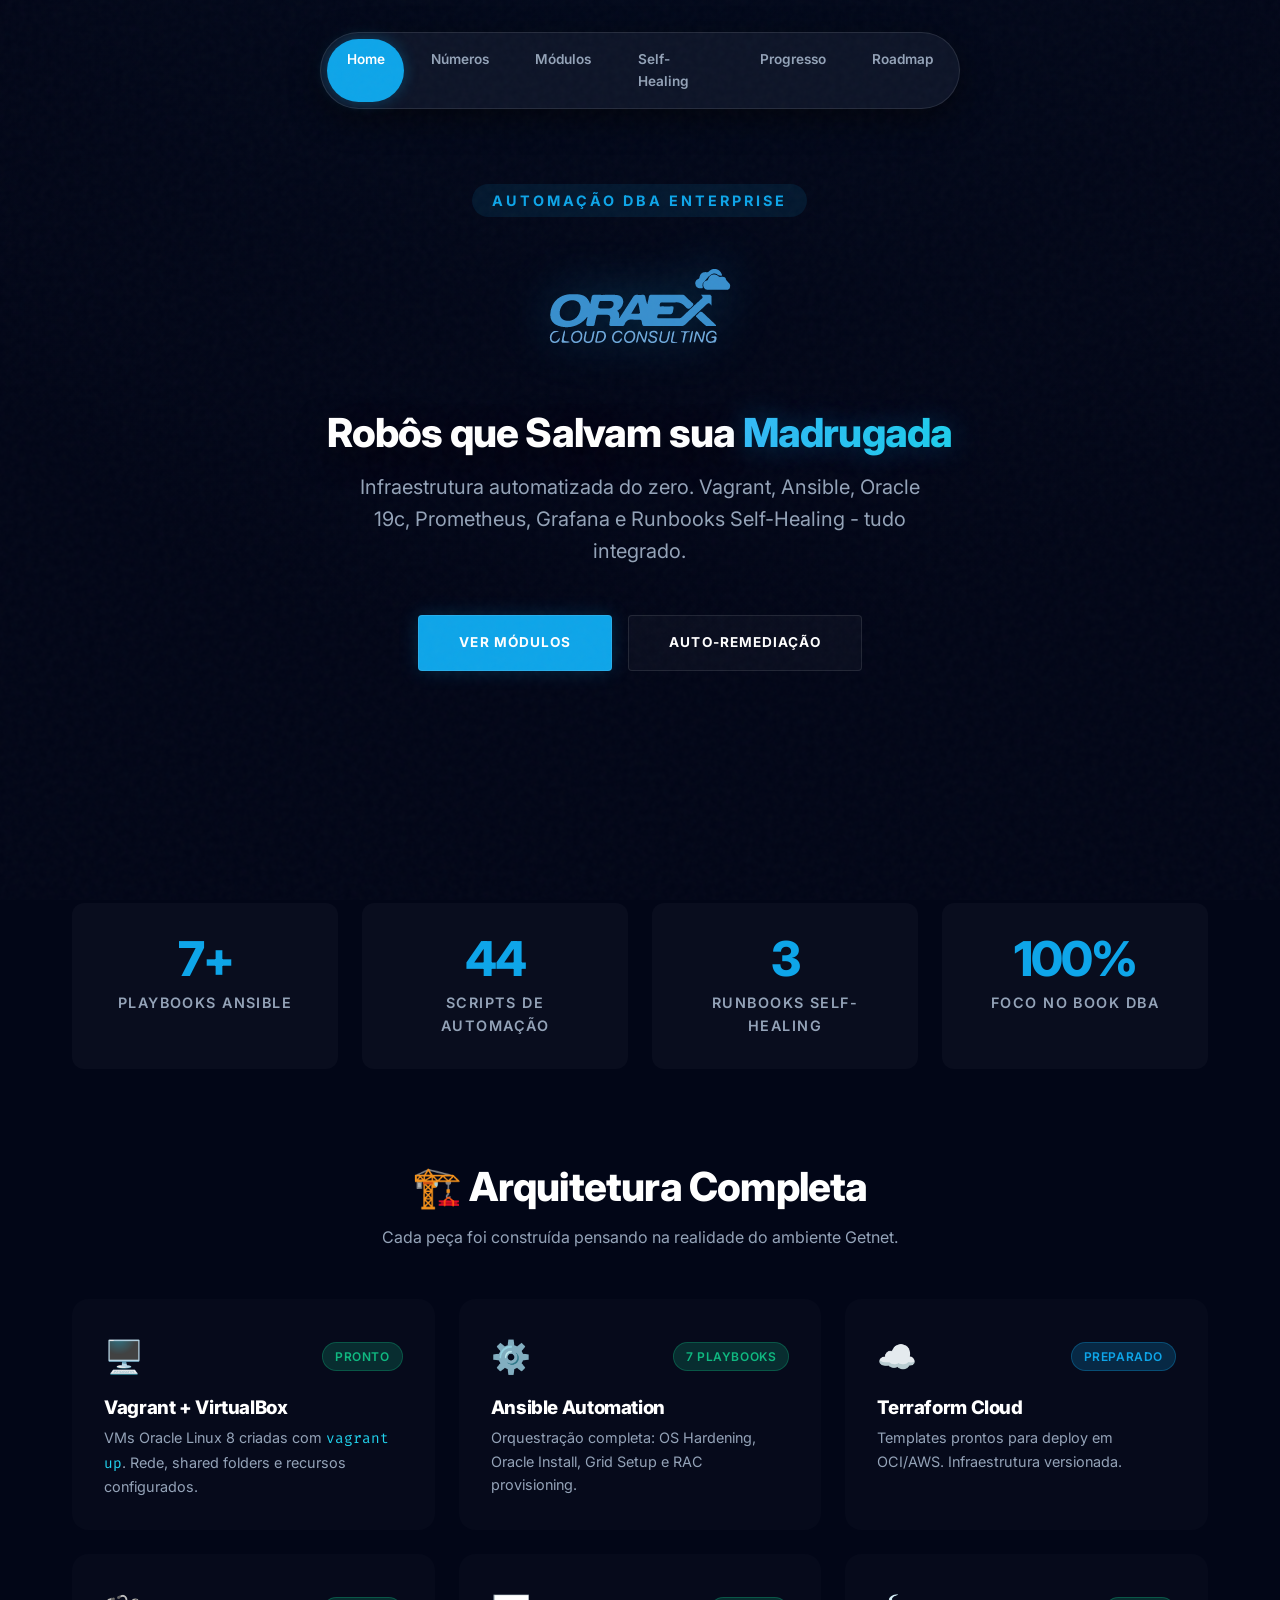
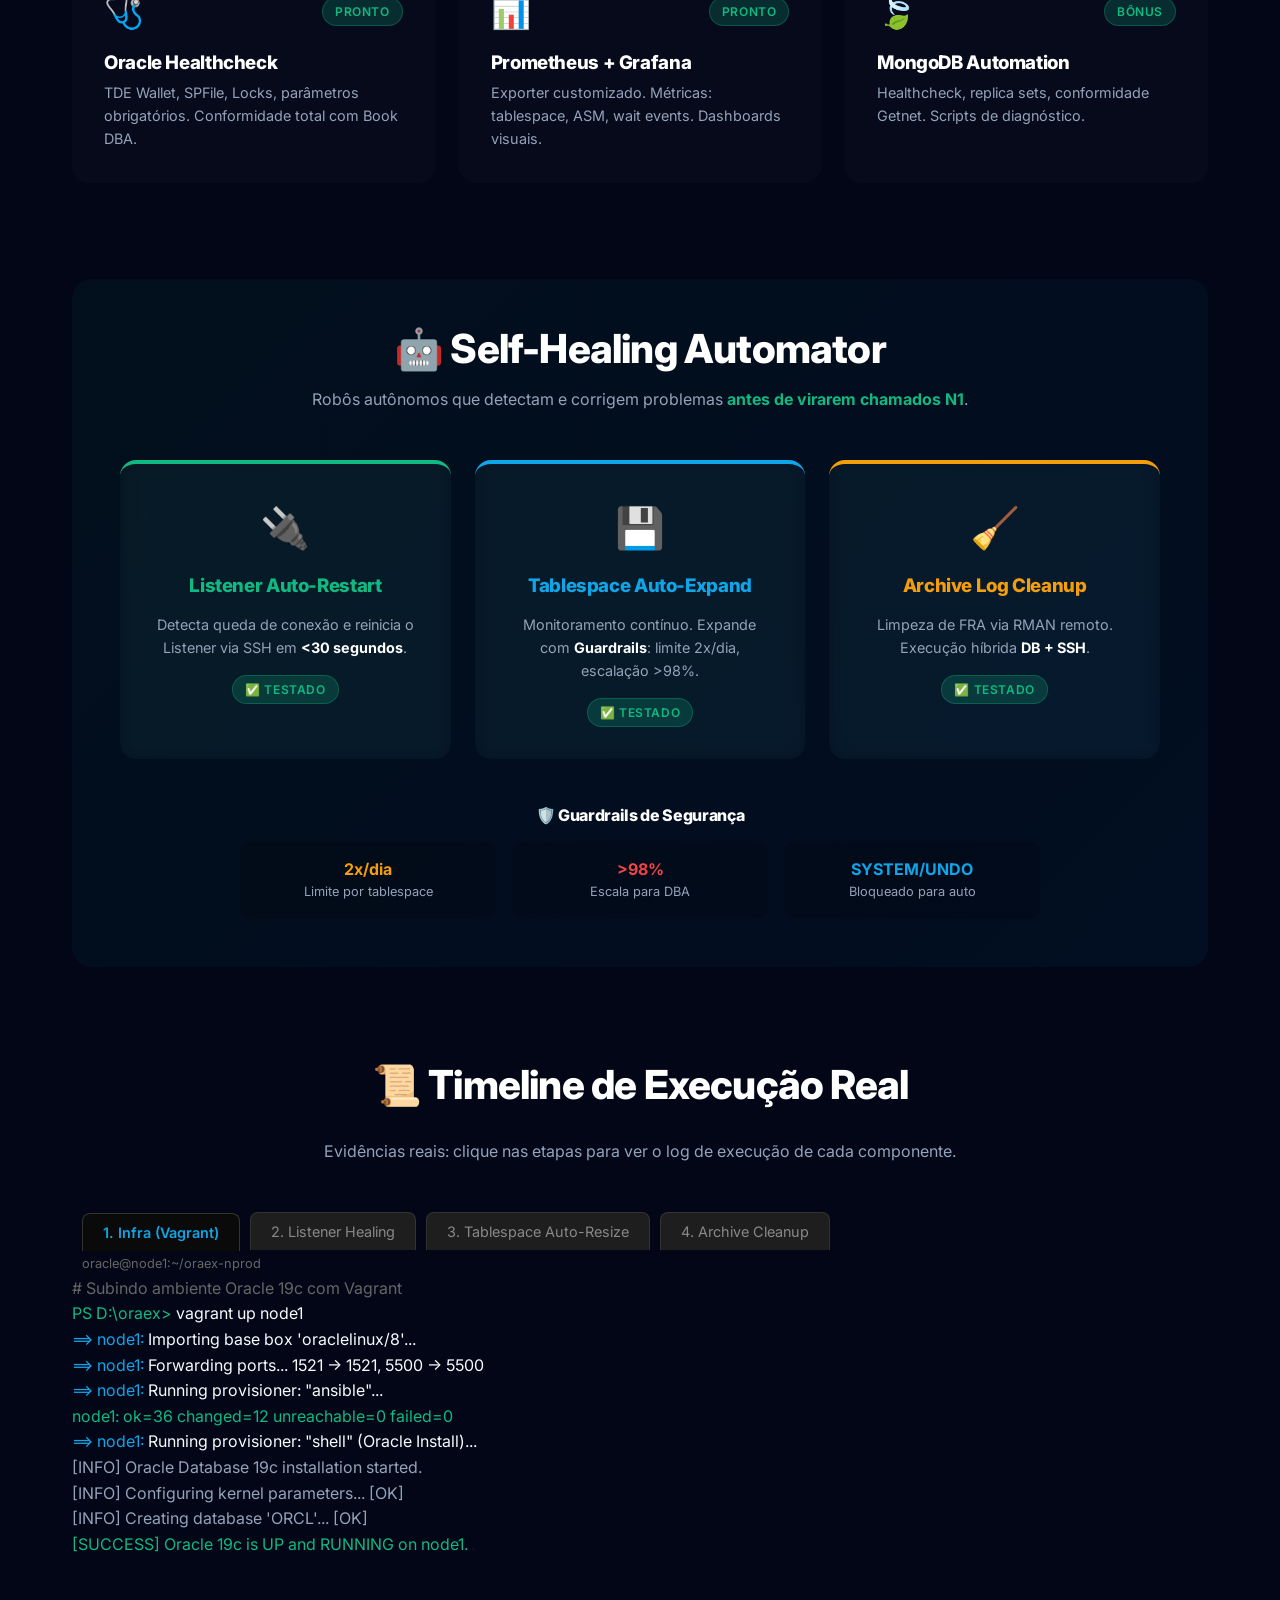
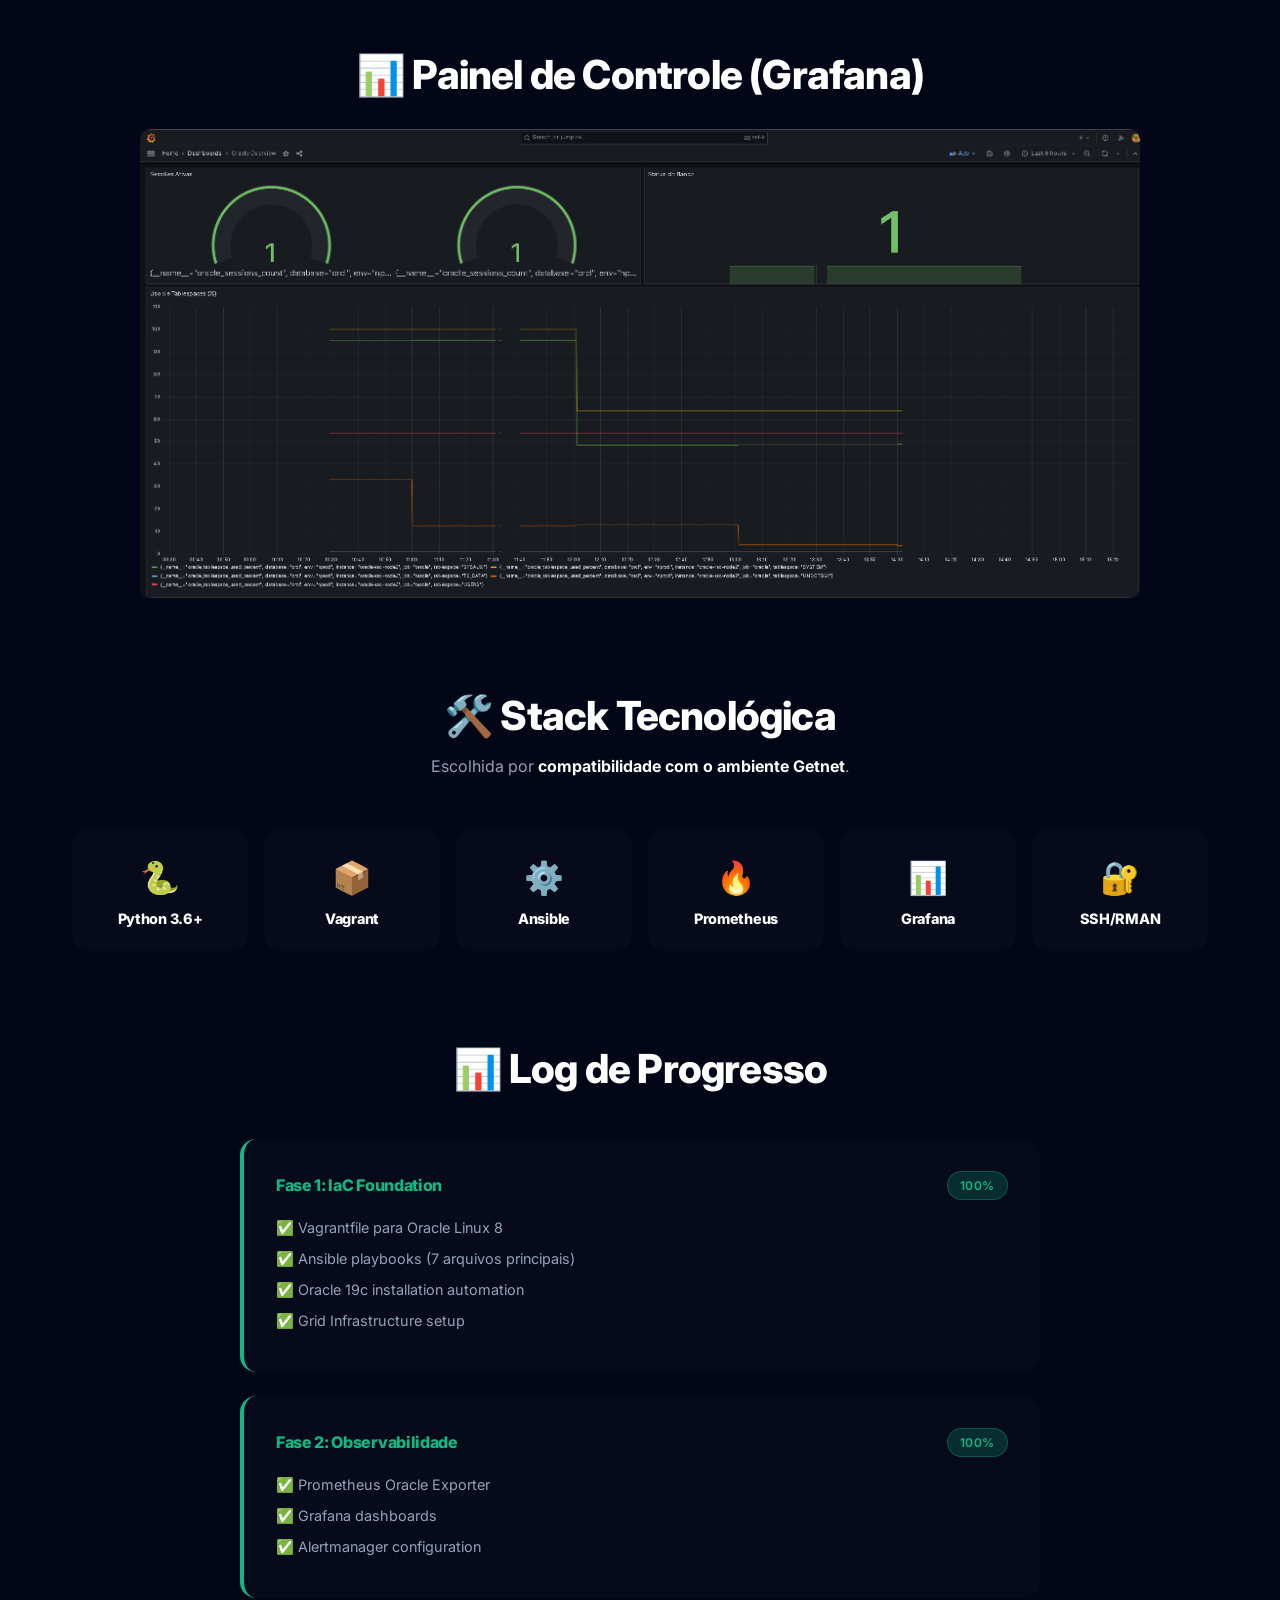
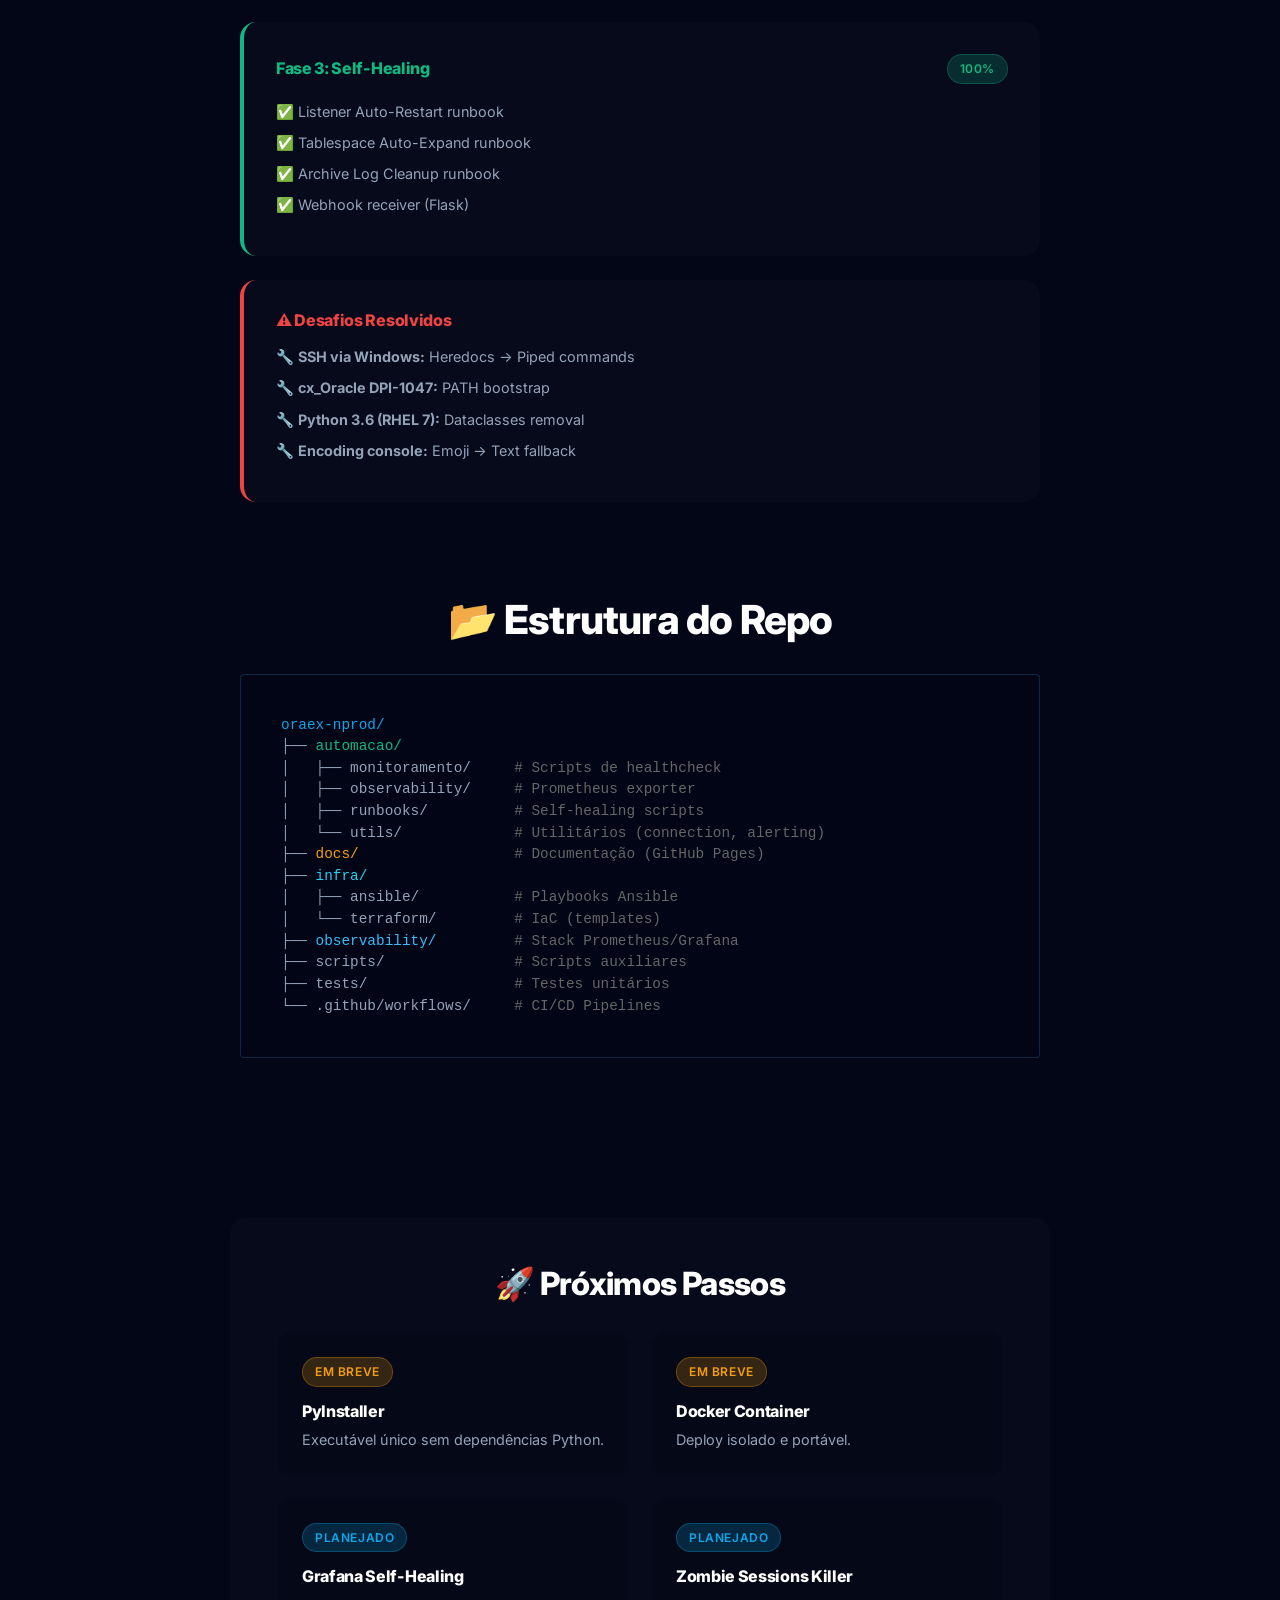
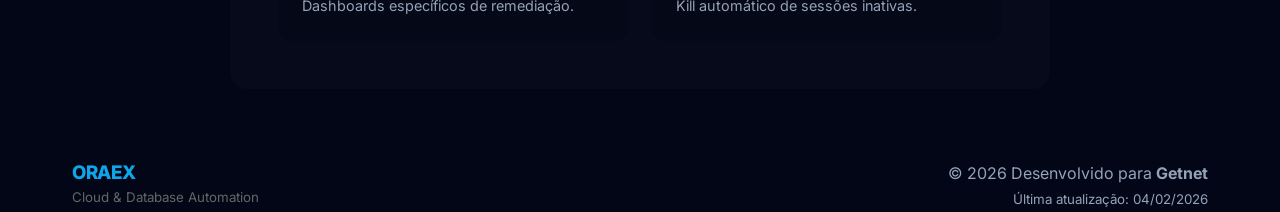
<file: docs/index.html>
<!DOCTYPE html>
<html lang="pt-BR">

<head>
    <meta charset="UTF-8">
    <meta name="viewport" content="width=device-width, initial-scale=1.0">
    <title>ORAEX | Cloud & Database Intelligence</title>
    <link
        href="https://fonts.googleapis.com/css2?family=Fira+Code:wght@400;600&family=Inter:wght@300;400;600;700;800&display=swap"
        rel="stylesheet">
    <link rel="stylesheet" href="style.css">
    <style>
        /* Additional styles for new sections */
        .timeline {
            position: relative;
            padding-left: 30px;
            border-left: 2px solid var(--border-light);
        }

        .timeline-item {
            position: relative;
            margin-bottom: 2rem;
            padding-left: 20px;
        }

        .timeline-item::before {
            content: '';
            position: absolute;
            left: -36px;
            top: 5px;
            width: 12px;
            height: 12px;
            border-radius: 50%;
            background: var(--primary);
            border: 2px solid var(--bg);
        }

        .timeline-item.completed::before {
            background: var(--success);
        }

        .timeline-item.in-progress::before {
            background: var(--warning);
            animation: pulse 2s infinite;
        }

        @keyframes pulse {

            0%,
            100% {
                opacity: 1;
            }

            50% {
                opacity: 0.5;
            }
        }

        .stats-grid {
            display: grid;
            grid-template-columns: repeat(4, 1fr);
            gap: 1.5rem;
            margin: 3rem 0;
        }

        .stat-card {
            background: rgba(255, 255, 255, 0.03);
            border: 1px solid var(--border-light);
            border-radius: 12px;
            padding: 2rem;
            text-align: center;
        }

        .stat-number {
            font-size: 3rem;
            font-weight: 800;
            color: var(--primary);
            line-height: 1;
        }

        .stat-label {
            color: var(--text-muted);
            font-size: 0.9rem;
            margin-top: 0.5rem;
        }

        .module-grid {
            display: grid;
            grid-template-columns: repeat(3, 1fr);
            gap: 1.5rem;
        }

        .module-card {
            background: rgba(255, 255, 255, 0.02);
            border: 1px solid var(--border-light);
            border-radius: 16px;
            padding: 2rem;
            transition: all 0.3s ease;
        }

        .module-card:hover {
            transform: translateY(-5px);
            border-color: var(--primary);
            box-shadow: 0 10px 40px rgba(14, 165, 233, 0.1);
        }

        .badge {
            display: inline-block;
            padding: 4px 12px;
            border-radius: 20px;
            font-size: 0.75rem;
            font-weight: 600;
            text-transform: uppercase;
        }

        .badge-success {
            background: rgba(16, 185, 129, 0.2);
            color: var(--success);
        }

        .badge-warning {
            background: rgba(245, 158, 11, 0.2);
            color: var(--warning);
        }

        .badge-info {
            background: rgba(14, 165, 233, 0.2);
            color: var(--primary);
        }

        @media (max-width: 768px) {
            .stats-grid {
                grid-template-columns: repeat(2, 1fr);
            }

            .module-grid {
                grid-template-columns: 1fr;
            }
        }
    </style>
</head>

<body>

    <nav>
        <div class="nav-pill">
            <a href="#home" class="nav-link active">Home</a>
            <a href="#stats" class="nav-link">Números</a>
            <a href="#modules" class="nav-link">Módulos</a>
            <a href="#self-healing" class="nav-link">Self-Healing</a>
            <a href="#progress" class="nav-link">Progresso</a>
            <a href="#roadmap" class="nav-link">Roadmap</a>
        </div>
    </nav>

    <!-- HERO SECTION -->
    <header id="home" class="hero">
        <div class="hero-content">
            <div
                style="font-size: 0.9rem; color: var(--primary); font-weight: 700; margin-bottom: 1.5rem; text-transform: uppercase; letter-spacing: 3px; display: inline-block; border: 1px solid var(--border-light); padding: 5px 20px; border-radius: 50px; background: rgba(14, 165, 233, 0.1);">
                Automação DBA Enterprise
            </div>

            <div style="margin-bottom: 2rem;">
                <img src="assets/oraex_logo.png" alt="ORAEX"
                    style="max-width: 320px; filter: drop-shadow(0 0 25px rgba(14, 165, 233, 0.3));">
            </div>

            <h1 style="font-size: 2.5rem; margin-bottom: 1rem;">
                Robôs que Salvam sua <span class="brand-blue">Madrugada</span>
            </h1>

            <p style="max-width: 600px; margin: 0 auto;">
                Infraestrutura automatizada do zero. Vagrant, Ansible, Oracle 19c,
                Prometheus, Grafana e Runbooks Self-Healing - tudo integrado.
            </p>

            <div style="display: flex; gap: 1rem; justify-content: center; margin-top: 3rem;">
                <a href="#modules" class="btn btn-primary">Ver Módulos</a>
                <a href="#self-healing" class="btn btn-glass">Auto-Remediação</a>
            </div>
        </div>
    </header>

    <main class="container">

        <!-- STATS SECTION -->
        <section id="stats" class="animate-entrance" style="margin-bottom: 6rem;">
            <div class="stats-grid">
                <div class="stat-card">
                    <div class="stat-number">7+</div>
                    <div class="stat-label">Playbooks Ansible</div>
                </div>
                <div class="stat-card">
                    <div class="stat-number">44</div>
                    <div class="stat-label">Scripts de Automação</div>
                </div>
                <div class="stat-card">
                    <div class="stat-number">3</div>
                    <div class="stat-label">Runbooks Self-Healing</div>
                </div>
                <div class="stat-card">
                    <div class="stat-number">100%</div>
                    <div class="stat-label">Foco no Book DBA</div>
                </div>
            </div>
        </section>

        <!-- MODULES SECTION -->
        <section id="modules" class="animate-entrance" style="margin-bottom: 6rem;">
            <h2 style="font-size: 2.5rem; margin-bottom: 1rem; text-align: center;">
                🏗️ Arquitetura Completa
            </h2>
            <p style="text-align: center; color: var(--text-muted); margin-bottom: 3rem;">
                Cada peça foi construída pensando na realidade do ambiente Getnet.
            </p>

            <div class="module-grid">
                <!-- IaC -->
                <div class="module-card">
                    <div
                        style="display: flex; justify-content: space-between; align-items: center; margin-bottom: 1rem;">
                        <span style="font-size: 2rem;">🖥️</span>
                        <span class="badge badge-success">Pronto</span>
                    </div>
                    <h3 style="color: #fff; margin-bottom: 0.5rem;">Vagrant + VirtualBox</h3>
                    <p style="color: var(--text-muted); font-size: 0.9rem;">
                        VMs Oracle Linux 8 criadas com <code>vagrant up</code>. Rede, shared folders e recursos
                        configurados.
                    </p>
                </div>

                <!-- Ansible -->
                <div class="module-card">
                    <div
                        style="display: flex; justify-content: space-between; align-items: center; margin-bottom: 1rem;">
                        <span style="font-size: 2rem;">⚙️</span>
                        <span class="badge badge-success">7 Playbooks</span>
                    </div>
                    <h3 style="color: #fff; margin-bottom: 0.5rem;">Ansible Automation</h3>
                    <p style="color: var(--text-muted); font-size: 0.9rem;">
                        Orquestração completa: OS Hardening, Oracle Install, Grid Setup e RAC provisioning.
                    </p>
                </div>

                <!-- Terraform -->
                <div class="module-card">
                    <div
                        style="display: flex; justify-content: space-between; align-items: center; margin-bottom: 1rem;">
                        <span style="font-size: 2rem;">☁️</span>
                        <span class="badge badge-info">Preparado</span>
                    </div>
                    <h3 style="color: #fff; margin-bottom: 0.5rem;">Terraform Cloud</h3>
                    <p style="color: var(--text-muted); font-size: 0.9rem;">
                        Templates prontos para deploy em OCI/AWS. Infraestrutura versionada.
                    </p>
                </div>

                <!-- Healthcheck -->
                <div class="module-card">
                    <div
                        style="display: flex; justify-content: space-between; align-items: center; margin-bottom: 1rem;">
                        <span style="font-size: 2rem;">🩺</span>
                        <span class="badge badge-success">Pronto</span>
                    </div>
                    <h3 style="color: #fff; margin-bottom: 0.5rem;">Oracle Healthcheck</h3>
                    <p style="color: var(--text-muted); font-size: 0.9rem;">
                        TDE Wallet, SPFile, Locks, parâmetros obrigatórios. Conformidade total com Book DBA.
                    </p>
                </div>

                <!-- Observability -->
                <div class="module-card">
                    <div
                        style="display: flex; justify-content: space-between; align-items: center; margin-bottom: 1rem;">
                        <span style="font-size: 2rem;">📊</span>
                        <span class="badge badge-success">Pronto</span>
                    </div>
                    <h3 style="color: #fff; margin-bottom: 0.5rem;">Prometheus + Grafana</h3>
                    <p style="color: var(--text-muted); font-size: 0.9rem;">
                        Exporter customizado. Métricas: tablespace, ASM, wait events. Dashboards visuais.
                    </p>
                </div>

                <!-- MongoDB -->
                <div class="module-card">
                    <div
                        style="display: flex; justify-content: space-between; align-items: center; margin-bottom: 1rem;">
                        <span style="font-size: 2rem;">🍃</span>
                        <span class="badge badge-success">Bônus</span>
                    </div>
                    <h3 style="color: #fff; margin-bottom: 0.5rem;">MongoDB Automation</h3>
                    <p style="color: var(--text-muted); font-size: 0.9rem;">
                        Healthcheck, replica sets, conformidade Getnet. Scripts de diagnóstico.
                    </p>
                </div>
            </div>
        </section>

        <!-- SELF-HEALING SECTION -->
        <section id="self-healing" class="animate-entrance"
            style="margin-bottom: 6rem; background: linear-gradient(135deg, rgba(16, 185, 129, 0.05) 0%, rgba(14, 165, 233, 0.05) 100%); border-radius: 20px; padding: 3rem;">
            <h2 style="font-size: 2.5rem; margin-bottom: 1rem; text-align: center;">
                🤖 Self-Healing Automator
            </h2>
            <p
                style="text-align: center; color: var(--text-muted); margin-bottom: 3rem; max-width: 700px; margin-left: auto; margin-right: auto;">
                Robôs autônomos que detectam e corrigem problemas <strong style="color: var(--success);">antes de
                    virarem chamados N1</strong>.
            </p>

            <div class="module-grid">
                <div class="module-card" style="border-top: 4px solid var(--success);">
                    <div style="font-size: 2.5rem; text-align: center; margin-bottom: 1rem;">🔌</div>
                    <h3 style="color: var(--success); text-align: center;">Listener Auto-Restart</h3>
                    <p style="color: var(--text-muted); font-size: 0.9rem; text-align: center; margin: 1rem 0;">
                        Detecta queda de conexão e reinicia o Listener via SSH em <strong style="color: #fff;">&lt;30
                            segundos</strong>.
                    </p>
                    <div style="text-align: center;">
                        <span class="badge badge-success">✅ TESTADO</span>
                    </div>
                </div>

                <div class="module-card" style="border-top: 4px solid var(--primary);">
                    <div style="font-size: 2.5rem; text-align: center; margin-bottom: 1rem;">💾</div>
                    <h3 style="color: var(--primary); text-align: center;">Tablespace Auto-Expand</h3>
                    <p style="color: var(--text-muted); font-size: 0.9rem; text-align: center; margin: 1rem 0;">
                        Monitoramento contínuo. Expande com <strong style="color: #fff;">Guardrails</strong>: limite
                        2x/dia, escalação >98%.
                    </p>
                    <div style="text-align: center;">
                        <span class="badge badge-success">✅ TESTADO</span>
                    </div>
                </div>

                <div class="module-card" style="border-top: 4px solid var(--warning);">
                    <div style="font-size: 2.5rem; text-align: center; margin-bottom: 1rem;">🧹</div>
                    <h3 style="color: var(--warning); text-align: center;">Archive Log Cleanup</h3>
                    <p style="color: var(--text-muted); font-size: 0.9rem; text-align: center; margin: 1rem 0;">
                        Limpeza de FRA via RMAN remoto. Execução híbrida <strong style="color: #fff;">DB + SSH</strong>.
                    </p>
                    <div style="text-align: center;">
                        <span class="badge badge-success">✅ TESTADO</span>
                    </div>
                </div>
            </div>

            <!-- Guardrails -->
            <div style="margin-top: 3rem; max-width: 800px; margin-left: auto; margin-right: auto;">
                <h4 style="color: #fff; margin-bottom: 1rem; text-align: center;">🛡️ Guardrails de Segurança</h4>
                <div style="display: grid; grid-template-columns: repeat(3, 1fr); gap: 1rem;">
                    <div style="background: rgba(0,0,0,0.2); padding: 1rem; border-radius: 10px; text-align: center;">
                        <strong style="color: var(--warning);">2x/dia</strong>
                        <p style="color: var(--text-muted); font-size: 0.8rem; margin: 0;">Limite por tablespace</p>
                    </div>
                    <div style="background: rgba(0,0,0,0.2); padding: 1rem; border-radius: 10px; text-align: center;">
                        <strong style="color: var(--danger);">>98%</strong>
                        <p style="color: var(--text-muted); font-size: 0.8rem; margin: 0;">Escala para DBA</p>
                    </div>
                    <div style="background: rgba(0,0,0,0.2); padding: 1rem; border-radius: 10px; text-align: center;">
                        <strong style="color: var(--primary);">SYSTEM/UNDO</strong>
                        <p style="color: var(--text-muted); font-size: 0.8rem; margin: 0;">Bloqueado para auto</p>
                    </div>
                </div>
            </div>
        </section>

        <!-- AUDIT LOG TIMELINE (NEW!) -->
        <section class="animate-entrance" style="margin-bottom: 6rem;">
            <h2 style="font-size: 2.5rem; margin-bottom: 2rem; text-align: center;">📜 Timeline de Execução Real</h2>
            <p style="text-align: center; color: var(--text-muted); margin-bottom: 3rem;">
                Evidências reais: clique nas etapas para ver o log de execução de cada componente.
            </p>

            <div class="terminal-container">
                <!-- Tabs -->
                <div class="terminal-tabs">
                    <button class="term-tab active" onclick="switchTerm('infra')">1. Infra (Vagrant)</button>
                    <button class="term-tab" onclick="switchTerm('listener')">2. Listener Healing</button>
                    <button class="term-tab" onclick="switchTerm('tbs')">3. Tablespace Auto-Resize</button>
                    <button class="term-tab" onclick="switchTerm('archive')">4. Archive Cleanup</button>
                </div>

                <!-- Terminal Body -->
                <div class="terminal">
                    <div class="terminal-header">
                        <div class="dot red"></div>
                        <div class="dot yellow"></div>
                        <div class="dot green"></div>
                        <span id="term-title"
                            style="font-family: 'Inter', sans-serif; font-size: 0.8rem; color: #666; margin-left: 10px;">oracle@node1:~/oraex-nprod</span>
                    </div>

                    <!-- LOG: INFRA -->
                    <div id="log-infra" class="term-log" style="display: block;">
                        <span style="color: #666;"># Subindo ambiente Oracle 19c com Vagrant</span><br>
                        <span style="color: var(--success);">PS D:\oraex></span> vagrant up node1<br>
                        <span style="color: var(--primary);">==> node1:</span> Importing base box 'oraclelinux/8'...<br>
                        <span style="color: var(--primary);">==> node1:</span> Forwarding ports... 1521 -> 1521, 5500 ->
                        5500<br>
                        <span style="color: var(--primary);">==> node1:</span> Running provisioner: "ansible"...<br>
                        <span style="color: var(--success);"> node1: ok=36 changed=12 unreachable=0 failed=0</span><br>
                        <span style="color: var(--primary);">==> node1:</span> Running provisioner: "shell" (Oracle
                        Install)...<br>
                        <span style="color: #94a3b8;">[INFO] Oracle Database 19c installation started.</span><br>
                        <span style="color: #94a3b8;">[INFO] Configuring kernel parameters... [OK]</span><br>
                        <span style="color: #94a3b8;">[INFO] Creating database 'ORCL'... [OK]</span><br>
                        <span style="color: var(--success);">[SUCCESS] Oracle 19c is UP and RUNNING on node1.</span>
                    </div>

                    <!-- LOG: LISTENER -->
                    <div id="log-listener" class="term-log" style="display: none;">
                        <span style="color: #666;"># Teste de queda do Listener (Simulação)</span><br>
                        <span style="color: var(--success);">oracle@node1:~$</span> lsnrctl stop LISTENER<br>
                        <span style="color: #94a3b8;">The command completed successfully</span><br>
                        <br>
                        <span style="color: #666;"># Automação detecta a falha em &lt;10s</span><br>
                        <span style="color: var(--success);">oracle@node1:~$</span> python3
                        runbooks/listener_auto_restart.py<br>
                        <span style="color: var(--danger);">[CRITICAL]</span> TNS-12541: TNS:no listener. Falha de
                        conexão detectada.<br>
                        <span style="color: var(--warning);">[WARN]</span> Listener 'LISTENER' parece estar DOWN.<br>
                        <span style="color: var(--primary);">[INFO]</span> Tentando restart automático (Tentativa
                        1/3)...<br>
                        <span style="color: #94a3b8;">&gt; Executing: lsnrctl start LISTENER</span><br>
                        <span style="color: var(--primary);">[INFO]</span> Comando enviado. Aguardando 5s...<br>
                        <span style="color: var(--primary);">[INFO]</span> Re-testando conexão...<br>
                        <span style="color: var(--success);">[OK]</span> Conexão restabelecida! Database está
                        acessível.<br>
                        <span style="color: var(--primary);">[INFO]</span> Incidente resolvido. Notificação enviada.
                    </div>

                    <!-- LOG: TABLESPACE -->
                    <div id="log-tbs" class="term-log" style="display: none;">
                        <span style="color: #666;"># Monitoramento de Espaço em Disco</span><br>
                        <span style="color: var(--success);">oracle@node1:~$</span> python3
                        runbooks/tablespace_auto_resize.py --target USERS<br>
                        <br>
                        <span style="color: var(--primary);">[INFO]</span> Conectando ao banco de dados ORCL... <span
                            style="color: var(--success);">[OK]</span><br>
                        <span style="color: var(--primary);">[INFO]</span> Verificando tablespace 'USERS'...<br>
                        <span style="color: var(--warning);">[WARN]</span> Utilização atual: <strong>92.5%</strong>
                        (Threshold: 90%)<br>
                        <span style="color: var(--primary);">[INFO]</span> Guardrail Check: Auto-resize permitido? <span
                            style="color: var(--success);">[SIM]</span><br>
                        <span style="color: var(--primary);">[INFO]</span> Iniciando ação de resize (+500MB)...<br>
                        <span style="color: #94a3b8;">&gt; ALTER DATABASE DATAFILE '.../users01.dbf' RESIZE
                            2500M;</span><br>
                        <span style="color: var(--primary);">[INFO]</span> Comando SQL executado com sucesso.<br>
                        <span style="color: var(--primary);">[INFO]</span> Nova utilização: <strong>76.2%</strong> <span
                            style="color: var(--success);">[SAFE]</span>
                    </div>

                    <!-- LOG: ARCHIVE -->
                    <div id="log-archive" class="term-log" style="display: none;">
                        <span style="color: #666;"># Limpeza de FRA (Fast Recovery Area)</span><br>
                        <span style="color: var(--success);">oracle@node1:~$</span> python3
                        runbooks/archive_cleanup.py<br>
                        <br>
                        <span style="color: var(--primary);">[INFO]</span> Verificando uso da FRA...<br>
                        <span style="color: var(--warning);">[WARN]</span> FRA Usage: <strong>88%</strong> (Threshold:
                        80%)<br>
                        <span style="color: var(--primary);">[INFO]</span> Executando backup e limpeza via RMAN...<br>
                        <span style="color: #94a3b8;">&gt; RMAN> backup archivelog all delete input;</span><br>
                        <span style="color: #94a3b8;">... deletes all archived log files ...</span><br>
                        <span style="color: var(--primary);">[INFO]</span> RMAN cleanup concluído.<br>
                        <span style="color: var(--primary);">[INFO]</span> Verificando nova utilização FRA...<br>
                        <span style="color: var(--success);">[OK]</span> FRA Usage: <strong>42%</strong>. Sistema
                        saudável.
                    </div>
                </div>
            </div>

            <!-- TAB SCRIPT -->
            <script>
                function switchTerm(tabId) {
                    // Hide all logs
                    document.querySelectorAll('.term-log').forEach(el => el.style.display = 'none');
                    // Show selected
                    document.getElementById('log-' + tabId).style.display = 'block';

                    // Update tabs styling
                    document.querySelectorAll('.term-tab').forEach(el => el.classList.remove('active'));
                    event.target.classList.add('active');
                }
            </script>
            <style>
                .terminal-tabs {
                    display: flex;
                    gap: 10px;
                    margin-bottom: 0;
                    padding-left: 10px;
                }

                .term-tab {
                    background: #1e1e1e;
                    color: #888;
                    border: 1px solid #333;
                    border-bottom: none;
                    padding: 10px 20px;
                    border-radius: 8px 8px 0 0;
                    cursor: pointer;
                    font-family: 'Inter', sans-serif;
                    font-size: 0.9rem;
                    transition: all 0.2s;
                }

                .term-tab:hover {
                    background: #252525;
                    color: #fff;
                }

                .term-tab.active {
                    background: #0a0a0a;
                    color: var(--primary);
                    border-color: #333;
                    font-weight: 600;
                    position: relative;
                    top: 1px;
                    /* Cover border */
                }

                .terminal {
                    border-top-left-radius: 0;
                }
            </style>
        </section>

        <!-- DASHBOARD SHOWCASE -->
        <section class="animate-entrance" style="margin-bottom: 6rem;">
            <h2 style="font-size: 2.5rem; margin-bottom: 2rem; text-align: center;">📊 Painel de Controle (Grafana)</h2>
            <div class="tech-card"
                style="padding: 0; border: none; overflow: hidden; max-width: 1000px; margin: 0 auto;">
                <img src="assets/grafana_dashboard.png" alt="Dashboard Grafana Oracle"
                    style="width: 100%; display: block; border-radius: 12px; box-shadow: 0 0 50px rgba(0,0,0,0.5);">
            </div>
        </section>

        <!-- TECH STACK -->
        <section class="animate-entrance" style="margin-bottom: 6rem;">
            <h2 style="font-size: 2.5rem; margin-bottom: 1rem; text-align: center;">🛠️ Stack Tecnológica</h2>
            <p style="text-align: center; color: var(--text-muted); margin-bottom: 3rem;">
                Escolhida por <strong style="color: #fff;">compatibilidade com o ambiente Getnet</strong>.
            </p>

            <div style="display: grid; grid-template-columns: repeat(6, 1fr); gap: 1rem;">
                <div class="module-card" style="padding: 1.5rem; text-align: center;">
                    <div style="font-size: 2rem;">🐍</div>
                    <h4 style="color: #fff; font-size: 0.9rem; margin-top: 0.5rem;">Python 3.6+</h4>
                </div>
                <div class="module-card" style="padding: 1.5rem; text-align: center;">
                    <div style="font-size: 2rem;">📦</div>
                    <h4 style="color: #fff; font-size: 0.9rem; margin-top: 0.5rem;">Vagrant</h4>
                </div>
                <div class="module-card" style="padding: 1.5rem; text-align: center;">
                    <div style="font-size: 2rem;">⚙️</div>
                    <h4 style="color: #fff; font-size: 0.9rem; margin-top: 0.5rem;">Ansible</h4>
                </div>
                <div class="module-card" style="padding: 1.5rem; text-align: center;">
                    <div style="font-size: 2rem;">🔥</div>
                    <h4 style="color: #fff; font-size: 0.9rem; margin-top: 0.5rem;">Prometheus</h4>
                </div>
                <div class="module-card" style="padding: 1.5rem; text-align: center;">
                    <div style="font-size: 2rem;">📊</div>
                    <h4 style="color: #fff; font-size: 0.9rem; margin-top: 0.5rem;">Grafana</h4>
                </div>
                <div class="module-card" style="padding: 1.5rem; text-align: center;">
                    <div style="font-size: 2rem;">🔐</div>
                    <h4 style="color: #fff; font-size: 0.9rem; margin-top: 0.5rem;">SSH/RMAN</h4>
                </div>
            </div>
        </section>

        <!-- PROGRESS LOG -->
        <section id="progress" class="animate-entrance" style="margin-bottom: 6rem;">
            <h2 style="font-size: 2.5rem; margin-bottom: 3rem; text-align: center;">📊 Log de Progresso</h2>

            <div style="max-width: 800px; margin: 0 auto;">
                <!-- Phase 1 -->
                <div class="module-card" style="margin-bottom: 1.5rem; border-left: 4px solid var(--success);">
                    <div
                        style="display: flex; justify-content: space-between; align-items: center; margin-bottom: 1rem;">
                        <h4 style="color: var(--success); margin: 0;">Fase 1: IaC Foundation</h4>
                        <span class="badge badge-success">100%</span>
                    </div>
                    <ul style="list-style: none; color: var(--text-muted); font-size: 0.9rem; padding: 0; margin: 0;">
                        <li style="margin-bottom: 8px;">✅ Vagrantfile para Oracle Linux 8</li>
                        <li style="margin-bottom: 8px;">✅ Ansible playbooks (7 arquivos principais)</li>
                        <li style="margin-bottom: 8px;">✅ Oracle 19c installation automation</li>
                        <li style="margin-bottom: 8px;">✅ Grid Infrastructure setup</li>
                    </ul>
                </div>

                <!-- Phase 2 -->
                <div class="module-card" style="margin-bottom: 1.5rem; border-left: 4px solid var(--success);">
                    <div
                        style="display: flex; justify-content: space-between; align-items: center; margin-bottom: 1rem;">
                        <h4 style="color: var(--success); margin: 0;">Fase 2: Observabilidade</h4>
                        <span class="badge badge-success">100%</span>
                    </div>
                    <ul style="list-style: none; color: var(--text-muted); font-size: 0.9rem; padding: 0; margin: 0;">
                        <li style="margin-bottom: 8px;">✅ Prometheus Oracle Exporter</li>
                        <li style="margin-bottom: 8px;">✅ Grafana dashboards</li>
                        <li style="margin-bottom: 8px;">✅ Alertmanager configuration</li>
                    </ul>
                </div>

                <!-- Phase 3 -->
                <div class="module-card" style="margin-bottom: 1.5rem; border-left: 4px solid var(--success);">
                    <div
                        style="display: flex; justify-content: space-between; align-items: center; margin-bottom: 1rem;">
                        <h4 style="color: var(--success); margin: 0;">Fase 3: Self-Healing</h4>
                        <span class="badge badge-success">100%</span>
                    </div>
                    <ul style="list-style: none; color: var(--text-muted); font-size: 0.9rem; padding: 0; margin: 0;">
                        <li style="margin-bottom: 8px;">✅ Listener Auto-Restart runbook</li>
                        <li style="margin-bottom: 8px;">✅ Tablespace Auto-Expand runbook</li>
                        <li style="margin-bottom: 8px;">✅ Archive Log Cleanup runbook</li>
                        <li style="margin-bottom: 8px;">✅ Webhook receiver (Flask)</li>
                    </ul>
                </div>

                <!-- Challenges -->
                <div class="module-card" style="margin-bottom: 1.5rem; border-left: 4px solid var(--danger);">
                    <h4 style="color: var(--danger); margin-bottom: 1rem;">⚠️ Desafios Resolvidos</h4>
                    <ul style="list-style: none; color: var(--text-muted); font-size: 0.9rem; padding: 0; margin: 0;">
                        <li style="margin-bottom: 8px;">🔧 <strong>SSH via Windows:</strong> Heredocs → Piped commands
                        </li>
                        <li style="margin-bottom: 8px;">🔧 <strong>cx_Oracle DPI-1047:</strong> PATH bootstrap</li>
                        <li style="margin-bottom: 8px;">🔧 <strong>Python 3.6 (RHEL 7):</strong> Dataclasses removal
                        </li>
                        <li style="margin-bottom: 8px;">🔧 <strong>Encoding console:</strong> Emoji → Text fallback</li>
                    </ul>
                </div>
            </div>
        </section>

        <!-- FILE STRUCTURE TREE -->
        <section class="animate-entrance" style="margin-bottom: 6rem;">
            <h2 style="font-size: 2.5rem; margin-bottom: 2rem; text-align: center;">📂 Estrutura do Repo</h2>
            <div class="tech-card" style="max-width: 800px; margin: 0 auto; background: rgba(2, 6, 23, 0.8);">
                <pre style="color: var(--text-muted); font-size: 0.9rem; line-height: 1.5; overflow-x: auto;">
<span style="color: var(--primary);">oraex-nprod/</span>
├── <span style="color: var(--success);">automacao/</span>
│   ├── monitoramento/     <span style="color: #666;"># Scripts de healthcheck</span>
│   ├── observability/     <span style="color: #666;"># Prometheus exporter</span>
│   ├── runbooks/          <span style="color: #666;"># Self-healing scripts</span>
│   └── utils/             <span style="color: #666;"># Utilitários (connection, alerting)</span>
├── <span style="color: var(--warning);">docs/</span>                  <span style="color: #666;"># Documentação (GitHub Pages)</span>
├── <span style="color: var(--accent);">infra/</span>
│   ├── ansible/           <span style="color: #666;"># Playbooks Ansible</span>
│   └── terraform/         <span style="color: #666;"># IaC (templates)</span>
├── <span style="color: var(--secondary);">observability/</span>         <span style="color: #666;"># Stack Prometheus/Grafana</span>
├── scripts/               <span style="color: #666;"># Scripts auxiliares</span>
├── tests/                 <span style="color: #666;"># Testes unitários</span>
└── .github/workflows/     <span style="color: #666;"># CI/CD Pipelines</span></pre>
            </div>
        </section>

        <!-- ROADMAP -->
        <section id="roadmap" class="animate-entrance" style="padding: 4rem 0; text-align: center;">
            <div class="module-card" style="display: inline-block; max-width: 900px; padding: 3rem;">
                <h2 style="margin-bottom: 1rem; font-size: 2rem;">🚀 Próximos Passos</h2>

                <div
                    style="display: grid; grid-template-columns: repeat(2, 1fr); gap: 1.5rem; text-align: left; margin-top: 2rem;">
                    <div style="background: rgba(0,0,0,0.2); padding: 1.5rem; border-radius: 12px;">
                        <span class="badge badge-warning">Em Breve</span>
                        <h4 style="color: #fff; margin: 1rem 0 0.5rem;">PyInstaller</h4>
                        <p style="color: var(--text-muted); font-size: 0.9rem; margin: 0;">Executável único sem
                            dependências Python.</p>
                    </div>
                    <div style="background: rgba(0,0,0,0.2); padding: 1.5rem; border-radius: 12px;">
                        <span class="badge badge-warning">Em Breve</span>
                        <h4 style="color: #fff; margin: 1rem 0 0.5rem;">Docker Container</h4>
                        <p style="color: var(--text-muted); font-size: 0.9rem; margin: 0;">Deploy isolado e portável.
                        </p>
                    </div>
                    <div style="background: rgba(0,0,0,0.2); padding: 1.5rem; border-radius: 12px;">
                        <span class="badge badge-info">Planejado</span>
                        <h4 style="color: #fff; margin: 1rem 0 0.5rem;">Grafana Self-Healing</h4>
                        <p style="color: var(--text-muted); font-size: 0.9rem; margin: 0;">Dashboards específicos de
                            remediação.</p>
                    </div>
                    <div style="background: rgba(0,0,0,0.2); padding: 1.5rem; border-radius: 12px;">
                        <span class="badge badge-info">Planejado</span>
                        <h4 style="color: #fff; margin: 1rem 0 0.5rem;">Zombie Sessions Killer</h4>
                        <p style="color: var(--text-muted); font-size: 0.9rem; margin: 0;">Kill automático de sessões
                            inativas.</p>
                    </div>
                </div>
            </div>
        </section>

    </main>

    <footer>
        <div class="container" style="display: flex; justify-content: space-between; align-items: center;">
            <div style="text-align: left;">
                <h3 style="color: var(--primary);">ORAEX</h3>
                <small style="color: #666;">Cloud & Database Automation</small>
            </div>

            <div style="text-align: right; color: var(--text-muted);">
                <p>&copy; 2026 Desenvolvido para <strong>Getnet</strong></p>
                <small>Última atualização: 04/02/2026</small>
            </div>
        </div>
    </footer>

    <script src="script.js"></script>
</body>

</html>
</file>
<file: docs/style.css>
/* 
   🎨 DESIGN COMMITMENT: ORAEX CYBER INDUSTRIAL (REFINED)
   - Style: Military/Industrial High-Tech
   - Geometry: SHARP / MACHINED (4px - 0px)
   - Texture: Digital Noise Overlay
   - Nav: Bottom Sheet (Mobile) / Pill (Desktop)
*/

:root {
    /* ORAEX Brand Colors */
    --bg-dark: #020617;
    --bg-card: #0F172A;
    --primary: #0EA5E9;
    --primary-dark: #0284C7;
    --secondary: #38BDF8;
    --accent: #22D3EE;

    /* Functional Colors */
    --success: #10B981;
    --warning: #F59E0B;
    --danger: #EF4444;

    /* Text */
    --text-main: #F8FAFC;
    --text-muted: #94A3B8;

    /* Effects (INDUSTRIAL) */
    --glass-border: 1px solid rgba(56, 189, 248, 0.2);
    /* Mais visível */
    --neon-glow: 0 0 15px rgba(14, 165, 233, 0.15);
    --card-shadow: 0 10px 30px -10px rgba(0, 0, 0, 0.8);
    --machined-radius: 4px;
    /* Sharp/Industrial */
}

/* NOISE TEXTURE OVERLAY */
body::before {
    content: "";
    position: fixed;
    top: 0;
    left: 0;
    width: 100%;
    height: 100%;
    pointer-events: none;
    z-index: 9999;
    opacity: 0.03;
    background-image: url("data:image/svg+xml,%3Csvg viewBox='0 0 200 200' xmlns='http://www.w3.org/2000/svg'%3E%3Cfilter id='noiseFilter'%3E%3CfeTurbulence type='fractalNoise' baseFrequency='0.65' numOctaves='3' stitchTiles='stitch'/%3E%3C/filter%3E%3Crect width='100%25' height='100%25' filter='url(%23noiseFilter)'/%3E%3C/svg%3E");
}

* {
    margin: 0;
    padding: 0;
    box-sizing: border-box;
    -webkit-font-smoothing: antialiased;
}

html {
    scroll-behavior: smooth;
    background: var(--bg-dark);
}

body {
    font-family: 'Inter', sans-serif;
    color: var(--text-main);
    line-height: 1.6;
    overflow-x: hidden;
    background-image:
        linear-gradient(rgba(2, 6, 23, 0.8) 0%, rgba(2, 6, 23, 1) 100%),
        radial-gradient(circle at 50% -20%, rgba(14, 165, 233, 0.1), transparent 70%);
    background-attachment: fixed;
}

/* Typography */
h1,
h2,
h3,
h4 {
    color: white;
    font-weight: 800;
    letter-spacing: -0.02em;
    line-height: 1.1;
}

.brand-blue {
    background: linear-gradient(to right, #38BDF8, #22D3EE);
    -webkit-background-clip: text;
    -webkit-text-fill-color: transparent;
    text-shadow: 0 0 30px rgba(14, 165, 233, 0.3);
}

code {
    font-family: 'Fira Code', monospace;
    color: var(--accent);
}

/* Navigation (Desktop) */
nav {
    position: fixed;
    top: 2rem;
    left: 50%;
    transform: translateX(-50%);
    z-index: 1000;
}

.nav-pill {
    display: flex;
    gap: 0.5rem;
    padding: 0.4rem;
    background: rgba(15, 23, 42, 0.9);
    backdrop-filter: blur(12px);
    border: 1px solid rgba(255, 255, 255, 0.1);
    border-radius: 100px;
    box-shadow: 0 10px 30px rgba(0, 0, 0, 0.5);
}

.nav-link {
    color: var(--text-muted);
    text-decoration: none;
    font-size: 0.85rem;
    font-weight: 600;
    padding: 0.6rem 1.2rem;
    border-radius: 100px;
    transition: all 0.2s cubic-bezier(0.4, 0, 0.2, 1);
}

.nav-link:hover {
    color: white;
    background: rgba(255, 255, 255, 0.05);
}

.nav-link.active {
    background: var(--primary);
    color: white;
    box-shadow: 0 0 15px rgba(14, 165, 233, 0.3);
}

/* Hero Section */
.hero {
    min-height: 95vh;
    display: flex;
    flex-direction: column;
    justify-content: center;
    align-items: center;
    text-align: center;
    position: relative;
    padding: 0 2rem;
}

.hero h1 {
    font-size: 6rem;
    margin-bottom: 1.5rem;
    text-shadow: 0 10px 30px rgba(0, 0, 0, 0.5);
}

.hero p {
    font-size: 1.25rem;
    color: var(--text-muted);
    max-width: 600px;
    margin: 0 auto 3rem;
}

/* Buttons (Industrial Update) */
.btn {
    display: inline-flex;
    align-items: center;
    gap: 0.8rem;
    padding: 1rem 2.5rem;
    font-weight: 700;
    text-decoration: none;
    border-radius: var(--machined-radius);
    /* SHARP */
    transition: all 0.2s cubic-bezier(0.4, 0, 0.2, 1);
    text-transform: uppercase;
    font-size: 0.85rem;
    letter-spacing: 0.08em;
}

.btn-primary {
    background: var(--primary);
    color: white;
    box-shadow: 0 0 20px rgba(14, 165, 233, 0.2);
    border: 1px solid rgba(255, 255, 255, 0.1);
}

.btn-primary:hover {
    transform: translateY(-2px);
    box-shadow: 0 5px 30px rgba(14, 165, 233, 0.4);
    background: var(--secondary);
}

.btn-glass {
    background: rgba(255, 255, 255, 0.03);
    color: white;
    border: 1px solid rgba(255, 255, 255, 0.1);
}

.btn-glass:hover {
    background: rgba(255, 255, 255, 0.08);
    transform: translateY(-2px);
    border-color: rgba(255, 255, 255, 0.3);
}

/* Cards & Modules (Industrial Update) */
.container {
    max-width: 1200px;
    margin: 0 auto;
    padding: 0 2rem;
}

.grid-3 {
    display: grid;
    grid-template-columns: repeat(3, 1fr);
    gap: 2rem;
}

.grid-4 {
    display: grid;
    grid-template-columns: repeat(4, 1fr);
    gap: 1.5rem;
}

.module-card,
.tech-card,
.stat-card {
    background: rgba(15, 23, 42, 0.6);
    /* Mais sólido */
    border: var(--glass-border);
    backdrop-filter: blur(8px);
    /* Blur menor */
    border-radius: var(--machined-radius);
    /* SHARP */
    padding: 2.5rem;
    transition: all 0.3s ease;
    position: relative;
    overflow: hidden;
}

.module-card:hover,
.tech-card:hover {
    transform: translateY(-5px);
    border-color: var(--primary);
    box-shadow: 0 20px 50px -10px rgba(0, 0, 0, 0.8);
    background: rgba(15, 23, 42, 0.9);
}

/* Badges */
.badge {
    padding: 6px 10px;
    border-radius: var(--machined-radius);
    /* SHARP */
    font-size: 0.65rem;
    font-weight: 800;
    text-transform: uppercase;
    letter-spacing: 0.05em;
    border: 1px solid transparent;
}

.badge-success {
    background: rgba(16, 185, 129, 0.1);
    color: var(--success);
    border-color: rgba(16, 185, 129, 0.3);
}

.badge-warning {
    background: rgba(245, 158, 11, 0.1);
    color: var(--warning);
    border-color: rgba(245, 158, 11, 0.3);
}

.badge-info {
    background: rgba(14, 165, 233, 0.1);
    color: var(--primary);
    border-color: rgba(14, 165, 233, 0.3);
}

/* Animation Utility */
.animate-entrance {
    opacity: 0;
    transform: translateY(20px);
    animation: fadeUp 0.8s cubic-bezier(0.2, 0.8, 0.2, 1) forwards;
}

@keyframes fadeUp {
    to {
        opacity: 1;
        transform: translateY(0);
    }
}

/* Stat Cards specific */
.stat-number {
    font-size: 4rem;
    font-weight: 800;
    color: var(--primary);
    line-height: 1;
    margin-bottom: 0.5rem;
    letter-spacing: -2px;
}

.stat-label {
    font-size: 0.85rem;
    color: var(--text-muted);
    font-weight: 600;
    text-transform: uppercase;
    letter-spacing: 0.1em;
}


/* MOBILE OPTIMIZATIONS */
@media (max-width: 768px) {
    .nav-pill {
        display: flex;
        /* Force show on mobile */
        position: fixed;
        bottom: 1rem;
        /* Bottom sheet style */
        top: auto;
        left: 50%;
        transform: translateX(-50%);
        width: 90%;
        justify-content: space-between;
        background: rgba(15, 23, 42, 0.95);
        border: 1px solid rgba(255, 255, 255, 0.1);
        padding: 0.8rem;
        box-shadow: 0 -10px 40px rgba(0, 0, 0, 0.5);
        z-index: 9999;
    }

    .nav-link {
        padding: 0.5rem;
        font-size: 1.2rem;
        /* Icons only usually, but text here */
        display: flex;
        flex-direction: column;
        align-items: center;
        gap: 2px;
        font-size: 0.7rem;
    }

    /* Icon hack for mobile nav text */
    .nav-link::before {
        content: '●';
        font-size: 1.2rem;
        margin-bottom: 2px;
        line-height: 1;
    }

    /* Hide text if needed, or keep small */

    .hero h1 {
        font-size: 3rem;
    }

    .hero {
        padding-top: 2rem;
        min-height: 85vh;
    }

    .grid-3,
    .grid-4,
    .stats-grid,
    .module-grid {
        grid-template-columns: 1fr;
    }
}
</file>
